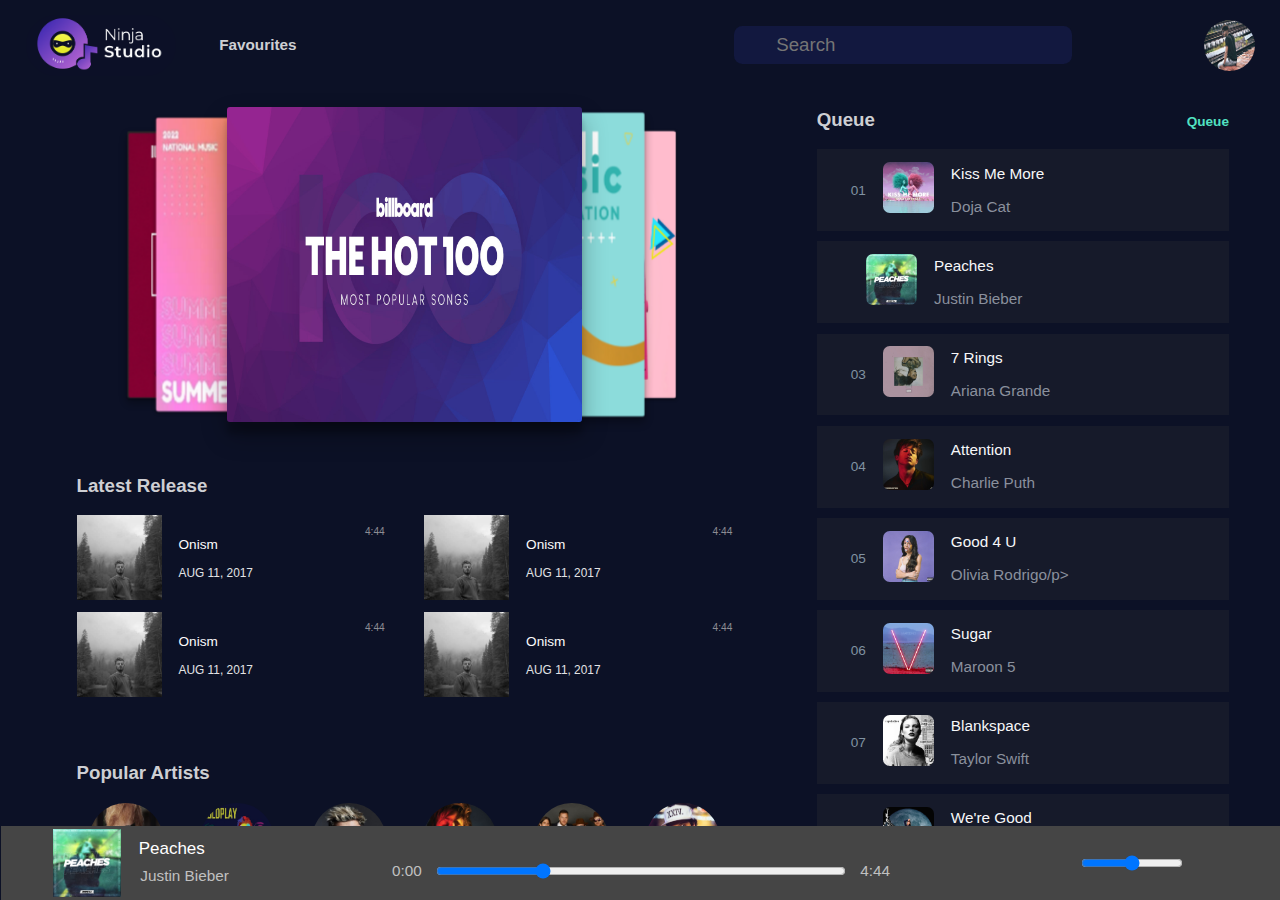
<file: index.html>
<!-- The Following code is written by Anand Khandel (https://github.com/ezio-24) -->

<!DOCTYPE html>
<html>

<head>
    <title>Ninja Studio - Music Player</title>
    <meta content="" name="Ninja Studio's Music Player is a modern, classic and easy to use Web Music Player with interactive UI" />
    <meta name="description" content="Ninja Studio's Music Player is a modern, classic and easy to use Web Music Player with interactive UI" />
    <meta name="keywords" content="Ninja, Studio, NinjaStudio, Music, Player" />
	
    <meta property="og:title" content="Ninja Studio - Music Player" />
    <meta property="og:description" content="Ninja Studio's Music Player is a modern, classic and easy to use Web Music Player with interactive UI" />
    <meta property="og:locale" content="en_IN" />
    <meta
      property="og:image"
      content="/logo.png"
    />
	
    <meta name="twitter:title" content="Ninja Studio - Music Player" />
    <meta name="twitter:description" content="Ninja Studio's Music Player is a modern, classic and easy to use Web Music Player with interactive UI" />
    <meta
      name="twitter:image"
      content="/logo.png"
    />

    <meta charset="UTF-8">
    <!-- set viewport meta property -->
    <meta name="viewport" content="Width=device-width, initial-scale=1.0">

    <!-- linking the css file -->
    <link rel="stylesheet" href="assets/css/style.css">

    <!-- use the below to use font-awesome icons -->
    <link rel="stylesheet" href="https://use.fontawesome.com/releases/v5.15.3/css/all.css" integrity="sha384-SZXxX4whJ79/gErwcOYf+zWLeJdY/qpuqC4cAa9rOGUstPomtqpuNWT9wdPEn2fk" crossorigin="anonymous">
</head>

<body>
    <div class="main-container">
        <header class="header">
            <div class="logo">
                <img src="logo.png" />
                <p class="fav">Favourites</p>
            </div>
            <div class="searchbox-container">
                <div class="search-box">
                    <i class="fas fa-search"></i>
                    <input type="text" placeholder="Search" />
                    <i class="fas fa-microphone"></i>
                </div>
                <i class="fas bell fa-bell"></i>
                <img class="profile-photo" src="assets/images/profilepic.jpg" />
            </div>
        </header>

        <div class="for-responsiveness">
            <main>
                <div class="carousel">
                <div id="slider">
                    <input type="radio" name="slider" id="s1" checked>
                    <input type="radio" name="slider" id="s2">
                    <input type="radio" name="slider" id="s3">
                    <input type="radio" name="slider" id="s4">
                    <input type="radio" name="slider" id="s5">
            
                    <label for="s1" id="slide1"><img src="assets/carousel/img1.jpg" alt=""></label>
                    <label for="s2" id="slide2"><img src="assets/carousel/img2.jpg" alt=""></label>
                    <label for="s3" id="slide3"><img src="assets/carousel/img3.jpg" alt=""></label>
                    <label for="s4" id="slide4"><img src="assets/carousel/img4.webp" alt=""></label>
                    <label for="s5" id="slide5"><img src="assets/carousel/img5.png" alt=""></label>
                </div>
            </div>

                <div id="queue-1" class="queue-container">
                    <div class="queue-header">
                        <p>Queue</p>
                        <div class="queue-btn-container">

                            <!-- here label is acting as a button for dropdown effect -->
                            <label for="mycheckbox">Queue <span><i class="fas fa-angle-down"></i></span></label>
                            <input type="checkbox" id="mycheckbox">
                            <div class="queue-btn-dropdown">
                                <a href="">Playlists</a>
                                <hr>
                                <a href="">Favourite Songs</a>
                            </div>
                        </div>
                    </div>

                    <div class="queue-elements-container">
                        <div class="queue-element">
                            <div class="song-image-container">
                                <p class="queue-number">01</p>
                                <div class="image-container">
                                    <img class="queue-song-img" src="assets/queue/kissmemore.jpg" />
                                    <i class="fas play-btn fa-play"></i>
                                </div>
                                <div class="song-and-artist-container">
                                    <p class="queue-song-name">Kiss Me More</p>
                                    <p class="queue-artist-name">Doja Cat</p>
                                </div>
                            </div>

                            <span class="nav-link">
                                <button><i class="far wishlist-icon fa-heart"></i></button>
                            </span>
                        </div>
                        <div class="queue-element">
                            <div class="song-image-container">
                                <i class="fas currently-on-song fa-stream"></i>
                                
                                <!-- <img src="assets/css/Free_Download_Cool_Audio_Reacting_Spectrum_After_Effects_CC.mp4"> -->
                                <div class="image-container">

                                    <img class="queue-song-img" src="assets/queue/peaches.jpg" />
                                
                                    <i class="fas play-btn fa-play"></i>
                                </div>
                                <div class="song-and-artist-container">
                                    <p class="queue-song-name">Peaches</p>
                                    <p class="queue-artist-name">Justin Bieber</p>
                                </div>
                            </div>

                            <span class="nav-link">
                                <button><i class="far wishlist-icon fa-heart"></i></button>
                            </span>
                        </div>
                        <div class="queue-element">
                            <div class="song-image-container">
                                <p class="queue-number">03</p>
                                <div class="image-container">
                                    <img class="queue-song-img" src="assets/queue/7rings.jpg" />
                                    <i class="fas play-btn fa-play"></i>
                                </div>
                                <div class="song-and-artist-container">
                                    <p class="queue-song-name">7 Rings</p>
                                    <p class="queue-artist-name">Ariana Grande</p>
                                </div>
                            </div>

                            <span class="nav-link">
                                <button><i class="far wishlist-icon fa-heart"></i></button>
                            </span>
                        </div>
                        <div class="queue-element">
                            <div class="song-image-container">
                                <p class="queue-number">04</p>
                                <div class="image-container">
                                    <img class="queue-song-img" src="assets/queue/attention.jpg" />
                                    <i class="fas play-btn fa-play"></i>
                                </div>
                                <div class="song-and-artist-container">
                                    <p class="queue-song-name">Attention</p>
                                    <p class="queue-artist-name">Charlie Puth</p>
                                </div>
                            </div>

                            <span class="nav-link">
                                <button><i class="far wishlist-icon fa-heart"></i></button>
                            </span>
                        </div>
                        <div class="queue-element">
                            <div class="song-image-container">
                                <p class="queue-number">05</p>
                                <div class="image-container">
                                    <img class="queue-song-img" src="assets/queue/good4u.jpg" />
                                    <i class="fas play-btn fa-play"></i>
                                </div>
                                <div class="song-and-artist-container">
                                    <p class="queue-song-name">Good 4 U</p>
                                    <p class="queue-artist-name">Olivia Rodrigo/p>
                                </div>
                            </div>

                            <span class="nav-link">
                                <button><i class="far wishlist-icon fa-heart"></i></button>
                            </span>
                        </div>
                        <div class="queue-element">
                            <div class="song-image-container">
                                <p class="queue-number">06</p>
                                <div class="image-container">
                                    <img class="queue-song-img" src="assets/queue/sugar.jpg" />
                                    <i class="fas play-btn fa-play"></i>
                                </div>
                                <div class="song-and-artist-container">
                                    <p class="queue-song-name">Sugar</p>
                                    <p class="queue-artist-name">Maroon 5</p>
                                </div>
                            </div>

                            <span class="nav-link">
                                <button><i class="far wishlist-icon fa-heart"></i></button>
                            </span>
                        </div>
                        <div class="queue-element">
                            <div class="song-image-container">
                                <p class="queue-number">07</p>
                                <div class="image-container">
                                    <img class="queue-song-img" src="assets/queue/taylorswift.jpg" />
                                    <i class="fas play-btn fa-play"></i>
                                </div>
                                <div class="song-and-artist-container">
                                    <p class="queue-song-name">Blankspace</p>
                                    <p class="queue-artist-name">Taylor Swift</p>
                                </div>
                            </div>

                            <span class="nav-link">
                                <button><i class="far wishlist-icon fa-heart"></i></button>
                            </span>
                        </div>
                        <div class="queue-element">
                            <div class="song-image-container">
                                <p class="queue-number">08</p>
                                <div class="image-container">
                                    <img class="queue-song-img" src="assets/queue/we'regood.jpg" />
                                    <i class="fas play-btn fa-play"></i>
                                </div>
                                <div class="song-and-artist-container">
                                    <p class="queue-song-name">We're Good</p>
                                    <p class="queue-artist-name">Dua Lipa</p>
                                </div>
                            </div>

                            <span class="nav-link">
                                <button><i class="far wishlist-icon fa-heart"></i></button>
                            </span>
                        </div>
                        <div class="queue-element">
                            <div class="song-image-container">
                                <p class="queue-number">09</p>
                                <div class="image-container">
                                    <img class="queue-song-img" src="assets/queue/shapeofyou.jpg" />
                                    <i class="fas play-btn fa-play"></i>
                                </div>
                                <div class="song-and-artist-container">
                                    <p class="queue-song-name">Shape Of You</p>
                                    <p class="queue-artist-name">Ed Sheeran</p>
                                </div>
                            </div>

                            <span class="nav-link">
                                <button><i class="far wishlist-icon fa-heart"></i></button>
                            </span>
                        </div>
                        <div class="queue-element">
                            <div class="song-image-container">
                                <p class="queue-number">10</p>
                                <div class="image-container">
                                    <img class="queue-song-img" src="assets/queue/cheapthrills.jpg" />
                                    <i class="fas play-btn fa-play"></i>
                                </div>
                                <div class="song-and-artist-container">
                                    <p class="queue-song-name">Cheap Thrills</p>
                                    <p class="queue-artist-name">Sia</p>
                                </div>
                            </div>

                            <span class="nav-link">
                                <button><i class="far wishlist-icon fa-heart"></i></button>
                            </span>
                        </div>
                        <div class="queue-element">
                            <div class="song-image-container">
                                <p class="queue-number">11</p>
                                <div class="image-container">
                                    <img class="queue-song-img" src="assets/queue/roar.jpg" />
                                    <i class="fas play-btn fa-play"></i>
                                </div>
                                <div class="song-and-artist-container">
                                    <p class="queue-song-name">Roar</p>
                                    <p class="queue-artist-name">Katy Perry</p>
                                </div>
                            </div>

                            <span class="nav-link">
                                <button><i class="far wishlist-icon fa-heart"></i></button>
                            </span>
                        </div>
                        <div class="queue-element">
                            <div class="song-image-container">
                                <p class="queue-number">12</p>
                                <div class="image-container">
                                    <img class="queue-song-img" src="assets/queue/starboy.jpg" />
                                    <i class="fas play-btn fa-play"></i>
                                </div>
                                <div class="song-and-artist-container">
                                    <p class="queue-song-name">Starboy</p>
                                    <p class="queue-artist-name">The Weeknd</p>
                                </div>
                            </div>

                            <span class="nav-link">
                                <button><i class="far wishlist-icon fa-heart"></i></button>
                            </span>
                        </div>
                    </div>
                </div>

                <div class="latest-release-container">
                    <div class="latest-release-header">
                        <p>Latest Release</p>
                    </div>
                    <div class="latest-release-cards-container">
                        <div class="latest-release-card">
                            <div class="song-name-and-img-container">
                                <div class="latest-release-img-container">
                                    <label for="play-btn-checkbox1"><i class="fas latest-release-play-btn fa-play play-1"></i><i class="latest-release-pause-btn fas fa-pause pause-1"></i></label>
                                </div>
                                <div>
                                    <p class="song-name">Onism</p>
                                    <p class="date">AUG 11, 2017</p>
                                </div>
                            </div>

                            <div class="latest-release-dropdown-container">
                                <label for="latest-release-checkbox1"><i class="fas more-details fa-ellipsis-h"></i></label>
                                <input type="checkbox" id="latest-release-checkbox1">
                                <div class="latest-release-dropdown">

                                    <div class="links-container">
                                        <i class="fas fa-play"></i>
                                        <a href="">Play Now</a>
                                    </div>

                                    <hr>

                                    <div class="links-container">
                                        <i class="fas fa-plus"></i>
                                        <a href="">Add To Queue</a>
                                    </div>

                                    <hr>

                                    <div class="links-container">
                                        <i class="fas fa-bars"></i>
                                        <a href="">Add To Favourites</a>
                                    </div>

                                    <hr>

                                    <div class="links-container">
                                        <i class="fas fa-exclamation-circle"></i>
                                        <a href=""><span></span>Get Info</a>
                                    </div>

                                </div>
                                <p class="time">4:44</p>
                            </div>

                        </div>
                        <div class="latest-release-card">
                            <div class="song-name-and-img-container">
                                <div class="latest-release-img-container">
                                    <label for="play-btn-checkbox2"><i class="fas latest-release-play-btn fa-play play-2"></i><i class="latest-release-pause-btn fas fa-pause pause-2"></i></label>
                                </div>
                                <div>
                                    <p class="song-name">Onism</p>
                                    <p class="date">AUG 11, 2017</p>
                                </div>
                            </div>

                            <div class="latest-release-dropdown-container">
                                <label for="latest-release-checkbox2"><i class="fas more-details fa-ellipsis-h"></i></label>
                                <input type="checkbox" id="latest-release-checkbox2">
                                <div class="latest-release-dropdown">

                                    <div class="links-container">
                                        <i class="fas fa-play"></i>
                                        <a href="">Play Now</a>
                                    </div>

                                    <hr>

                                    <div class="links-container">
                                        <i class="fas fa-plus"></i>
                                        <a href="">Add To Queue</a>
                                    </div>

                                    <hr>

                                    <div class="links-container">
                                        <i class="fas fa-bars"></i>
                                        <a href="">Add To Favourites</a>
                                    </div>

                                    <hr>

                                    <div class="links-container">
                                        <i class="fas fa-exclamation-circle"></i>
                                        <a href=""><span></span>Get Info</a>
                                    </div>

                                </div>
                                <p class="time">4:44</p>
                            </div>

                        </div>
                    </div>
                    <div class="latest-release-cards-container">
                        <div class="latest-release-card">
                            <div class="song-name-and-img-container">
                                <div class="latest-release-img-container">
                                    <label for="play-btn-checkbox3"><i class="fas latest-release-play-btn fa-play play-3"></i><i class="latest-release-pause-btn fas fa-pause pause-3"></i></label>
                                </div>
                                <div>
                                    <p class="song-name">Onism</p>
                                    <p class="date">AUG 11, 2017</p>
                                </div>
                            </div>

                            <div class="latest-release-dropdown-container">
                                <label for="latest-release-checkbox3"><i class="fas more-details fa-ellipsis-h"></i></label>
                                <input type="checkbox" id="latest-release-checkbox3">
                                <div class="latest-release-dropdown">

                                    <div class="links-container">
                                        <i class="fas fa-play"></i>
                                        <a href="">Play Now</a>
                                    </div>

                                    <hr>

                                    <div class="links-container">
                                        <i class="fas fa-plus"></i>
                                        <a href="">Add To Queue</a>
                                    </div>

                                    <hr>

                                    <div class="links-container">
                                        <i class="fas fa-bars"></i>
                                        <a href="">Add To Favourites</a>
                                    </div>

                                    <hr>

                                    <div class="links-container">
                                        <i class="fas fa-exclamation-circle"></i>
                                        <a href=""><span></span>Get Info</a>
                                    </div>

                                </div>
                                <p class="time">4:44</p>
                            </div>

                        </div>
                        <div class="latest-release-card">
                            <div class="song-name-and-img-container">
                                <div class="latest-release-img-container">
                                    <label for="play-btn-checkbox4"><i class="fas latest-release-play-btn fa-play play-4"></i><i class="latest-release-pause-btn fas fa-pause pause-4"></i></label>
                                </div>
                                <div>
                                    <p class="song-name">Onism</p>
                                    <p class="date">AUG 11, 2017</p>
                                </div>
                            </div>

                            <div class="latest-release-dropdown-container">
                                <label for="latest-release-checkbox4"><i class="fas more-details fa-ellipsis-h"></i></label>
                                <input type="checkbox" id="latest-release-checkbox4">
                                <div class="latest-release-dropdown">

                                    <div class="links-container">
                                        <i class="fas fa-play"></i>
                                        <a href="">Play Now</a>
                                    </div>

                                    <hr>

                                    <div class="links-container">
                                        <i class="fas fa-plus"></i>
                                        <a href="">Add To Queue</a>
                                    </div>

                                    <hr>

                                    <div class="links-container">
                                        <i class="fas fa-bars"></i>
                                        <a href="">Add To Favourites</a>
                                    </div>

                                    <hr>

                                    <div class="links-container">
                                        <i class="fas fa-exclamation-circle"></i>
                                        <a href=""><span></span>Get Info</a>
                                    </div>

                                </div>
                                <p class="time">4:44</p>
                            </div>

                        </div>
                    </div>
                </div>

                <div class="popular-artists-container">
                    <div class="popular-artists-header">
                        <p>Popular Artists</p>
                    </div>
                    <div class="popular-artists-img-container">
                        <div class="popular-artists-1-container">
                            <div class="popular-artists-img1-container">
                                <div class="popular-artists">
                                    <a href="index2.html"><i class="fas popular-artists-play-btn fa-play"></i></a>
                                </div>
                            </div>

                            <p>Ed Sheeran</p>
                        </div>
                        <div class="popular-artists-1-container">
                            <div class="popular-artists-img1-container">
                                <div class="popular-artists popular-artists-2">
                                    <a href="index2.html"><i class="fas popular-artists-play-btn fa-play"></i></a>
                                </div>
                            </div>

                            <p>ColdPlay</p>
                        </div>
                        <div class="popular-artists-1-container">
                            <div class="popular-artists-img1-container">
                                <div class="popular-artists popular-artists-3">
                                    <a href="index2.html"><i class="fas popular-artists-play-btn fa-play"></i></a>
                                </div>
                            </div>

                            <p>Zayn</p>
                        </div>
                        <div class="popular-artists-1-container">
                            <div class="popular-artists-img1-container">
                                <div class="popular-artists popular-artists-4">
                                    <a href="index2.html"><i class="fas popular-artists-play-btn fa-play"></i></a>
                                </div>
                            </div>

                            <p>Charlie Puth</p>
                        </div>
                        <div class="popular-artists-1-container">
                            <div class="popular-artists-img1-container">
                                <div class="popular-artists popular-artists-5">
                                    <a href="index2.html"><i class="fas popular-artists-play-btn fa-play"></i></a>
                                </div>
                            </div>

                            <p>Imagine Dragon</p>
                        </div>
                        <div class="popular-artists-1-container">
                            <div class="popular-artists-img1-container">
                                <div class="popular-artists popular-artists-6">
                                    <a href="index2.html"><i class="fas popular-artists-play-btn fa-play"></i></a>
                                </div>
                            </div>

                            <p>Bruno Mars</p>
                        </div>
                    </div>
                </div>

                <div class="stations-container">
                    <div class="stations-logo-container">
                        <div class="stations-logo-img-container">

                        </div>
                    </div>

                    <div class="stations-img-container">
                        <div class="stations-img">
                            <!-- <div class="station-1"> -->
                            <div class="img-1">

                            </div>
                            <!-- <p>Love</p>
                  </div> -->
                        </div>
                        <p class="stations-para">Love</p>
                    </div>

                    <div class="stations-img-container">
                        <div class="stations-img">
                            <!-- <div class="station-1"> -->
                            <div class="img-1 img-2">

                            </div>
                            <!-- <p>Love</p>
                  </div> -->
                        </div>
                        <p class="stations-para">Retro</p>
                    </div>

                    <div class="stations-img-container">
                        <div class="stations-img">
                            <!-- <div class="station-1"> -->
                            <div class="img-1 img-3">

                            </div>
                            <!-- <p>Love</p>
              </div> -->
                        </div>
                        <p class="stations-para">Chill</p>
                    </div>

                    <div class="stations-img-container">
                        <div class="stations-img">
                            <!-- <div class="station-1"> -->
                            <div class="img-1 img-4">

                            </div>
                            <!-- <p>Love</p>
              </div> -->
                        </div>
                        <p class="stations-para">Workout</p>
                    </div>

                    <div class="stations-img-container">
                        <div class="stations-img">
                            <!-- <div class="station-1"> -->
                            <div class="img-1 img-5">

                            </div>
                            <!-- <p>Love</p> -->
                            <!-- </div> -->
                        </div>
                        <p class="stations-para">Rock</p>
                    </div>

                    <div class="stations-img-container">
                        <div class="stations-img">
                            <!-- <div class="station-1"> -->
                            <div class="img-1 img-6">

                            </div>
                            <!-- <p>Love</p>
              </div> -->
                        </div>
                        <p class="stations-para">Pop</p>
                    </div>
                </div>

                <div class="genre-container">
                    <div class="genre-img-container">
                        <p>Party</p>
                    </div>

                    <div class="genre-img-container genre-img-2">
                        <p>Electronic</p>
                    </div>

                    <div class="genre-img-container genre-img-3">
                        <p>Road Trip</p>
                    </div>
                </div>

                <div class="latest-english-container">
                    <div class="latest-english-header">
                        <p>Latest English</p>
                    </div>

                    <div class="latest-english-content">
                        <div class="latest-english-card-container">
                            <img src="songs/queue-04.jpg" />
                            <p>Onism</p>
                            <p>AUG 11, 2017</p>
                        </div>
                        <div class="latest-english-card-container">
                            <img src="songs/queue-05.jpg" />
                            <p>Onism</p>
                            <p>AUG 11, 2017</p>
                        </div>
                        <div class="latest-english-card-container">
                            <img src="songs/queue-02.jpg" />
                            <p>Onism</p>
                            <p>AUG 11, 2017</p>
                        </div>
                        <div class="latest-english-card-container">
                            <img src="songs/queue-03.png" />
                            <p>Onism</p>
                            <p>AUG 11, 2017</p>
                        </div>
                        <div class="latest-english-card-container">
                            <img src="songs/queue-04.jpg" />
                            <p>Onism</p>
                            <p>AUG 11, 2017</p>
                        </div>
                        <div class="latest-english-card-container">
                            <img src="songs/queue-03.png" />
                            <p>Onism</p>
                            <p>AUG 11, 2017</p>
                        </div>
                    </div>
                </div>
                <!-- Latest English Container -->
                <div class="latest-english-container">
                    <div class="latest-english-header">
                        <p>Latest Hindi</p>
                    </div>

                    <div class="latest-english-content">
                        <div class="latest-english-card-container">
                            <img src="songs/queue-04.jpg" />
                            <p>Onism</p>
                            <p>AUG 11, 2017</p>
                        </div>
                        <div class="latest-english-card-container">
                            <img src="songs/queue-05.jpg" />
                            <p>Onism</p>
                            <p>AUG 11, 2017</p>
                        </div>
                        <div class="latest-english-card-container">
                            <img src="songs/queue-02.jpg" />
                            <p>Onism</p>
                            <p>AUG 11, 2017</p>
                        </div>
                        <div class="latest-english-card-container">
                            <img src="songs/queue-03.png" />
                            <p>Onism</p>
                            <p>AUG 11, 2017</p>
                        </div>
                        <div class="latest-english-card-container">
                            <img src="songs/queue-04.jpg" />
                            <p>Onism</p>
                            <p>AUG 11, 2017</p>
                        </div>
                        <div class="latest-english-card-container">
                            <img src="songs/queue-03.png" />
                            <p>Onism</p>
                            <p>AUG 11, 2017</p>
                        </div>
                    </div>
                </div>
            </main>

            <div id="queue-2" class="queue-container">
                <div class="queue-header">
                    <p>Queue</p>
                    <div class="queue-btn-container">

                        <!-- here label is acting as a button for dropdown effect -->
                        <label for="mycheckbox">Queue <span><i class="fas fa-angle-down"></i></span></label>
                        <input type="checkbox" id="mycheckbox">
                        <div class="queue-btn-dropdown">
                            <a href="">Playlists</a>
                            <hr>
                            <a href="">Favourite Songs</a>
                        </div>
                    </div>
                </div>

                <div class="queue-elements-container">
                    <div class="queue-element">
                        <div class="song-image-container">
                            <p class="queue-number">01</p>
                            <div class="image-container">
                                <img class="queue-song-img" src="assets/queue/kissmemore.jpg" />
                                <i class="fas play-btn fa-play"></i>
                            </div>
                            <div class="song-and-artist-container">
                                <p class="queue-song-name">Kiss Me More</p>
                                <p class="queue-artist-name">Doja Cat</p>
                            </div>
                        </div>
                        <span class="nav-link">
                            <button><button><i class="far wishlist-icon fa-heart"></i></button></button>                        
                        </span>
                    </div>
                    <div class="queue-element">
                        <div class="song-image-container">
                            <i class="fas currently-on-song fa-stream"></i>
                            <div class="image-container">
                                
                                <img class="queue-song-img" src="assets/queue/peaches.jpg" />
                                <i class="fas play-btn fa-play"></i>
                            </div>
                            <div class="song-and-artist-container">
                                <p class="queue-song-name">Peaches</p>
                                <p class="queue-artist-name">Justin Bieber</p>
                            </div>
                        </div>
                        <span class="nav-link">
                            <button><i class="far wishlist-icon fa-heart"></i></button>
                        </span>
                    </div>
                    <div class="queue-element">
                        <div class="song-image-container">
                            <p class="queue-number">03</p>
                            <div class="image-container">
                                <img class="queue-song-img" src="assets/queue/7rings.jpg" />
                                <i class="fas play-btn fa-play"></i>
                            </div>
                            <div class="song-and-artist-container">
                                <p class="queue-song-name">7 Rings</p>
                                <p class="queue-artist-name">Ariana Grande</p>
                            </div>
                        </div>
                        <span class="nav-link">
                            <button><i class="far wishlist-icon fa-heart"></i></button>
                        </span>
                    </div>
                    <div class="queue-element">
                        <div class="song-image-container">
                            <p class="queue-number">04</p>
                            <div class="image-container">
                                <img class="queue-song-img" src="assets/queue/attention.jpg" />
                                <i class="fas play-btn fa-play"></i>
                            </div>
                            <div class="song-and-artist-container">
                                <p class="queue-song-name">Attention</p>
                                <p class="queue-artist-name">Charlie Puth</p>
                            </div>
                        </div>
                        <span class="nav-link">
                            <button><i class="far wishlist-icon fa-heart"></i></button>
                        </span>

                    </div>
                    <div class="queue-element">
                        <div class="song-image-container">
                            <p class="queue-number">05</p>
                            <div class="image-container">
                                <img class="queue-song-img" src="assets/queue/good4u.jpg" />
                                <i class="fas play-btn fa-play"></i>
                            </div>
                            <div class="song-and-artist-container">
                                <p class="queue-song-name">Good 4 U</p>
                                <p class="queue-artist-name">Olivia Rodrigo/p>
                            </div>
                        </div>
                        <span class="nav-link">
                            <button><i class="far wishlist-icon fa-heart"></i></button>
                        </span>
                    </div>
                    <div class="queue-element">
                        <div class="song-image-container">
                            <p class="queue-number">06</p>
                            <div class="image-container">
                                <img class="queue-song-img" src="assets/queue/sugar.jpg" />
                                <i class="fas play-btn fa-play"></i>
                            </div>
                            <div class="song-and-artist-container">
                                <p class="queue-song-name">Sugar</p>
                                <p class="queue-artist-name">Maroon 5</p>
                            </div>
                        </div>
                        <span class="nav-link">
                            <button><i class="far wishlist-icon fa-heart"></i></button>
                        </span>
                    </div>
                    <div class="queue-element">
                        <div class="song-image-container">
                            <p class="queue-number">07</p>
                            <div class="image-container">
                                <img class="queue-song-img" src="assets/queue/taylorswift.jpg" />
                                <i class="fas play-btn fa-play"></i>
                            </div>
                            <div class="song-and-artist-container">
                                <p class="queue-song-name">Blankspace</p>
                                <p class="queue-artist-name">Taylor Swift</p>
                            </div>
                        </div>
                        <span class="nav-link">
                            <button><i class="far wishlist-icon fa-heart"></i></button>
                        </span>
                    </div>
                    <div class="queue-element">
                        <div class="song-image-container">
                            <p class="queue-number">08</p>
                            <div class="image-container">
                                <img class="queue-song-img" src="assets/queue/we'regood.jpg" />
                                <i class="fas play-btn fa-play"></i>
                            </div>
                            <div class="song-and-artist-container">
                                <p class="queue-song-name">We're Good</p>
                                <p class="queue-artist-name">Dua Lipa</p>
                            </div>
                        </div>
                        <span class="nav-link">
                            <button><i class="far wishlist-icon fa-heart"></i></button>
                        </span>
                    </div>
                    <div class="queue-element">
                        <div class="song-image-container">
                            <p class="queue-number">09</p>
                            <div class="image-container">
                                <img class="queue-song-img" src="assets/queue/shapeofyou.jpg" />
                                <i class="fas play-btn fa-play"></i>
                            </div>
                            <div class="song-and-artist-container">
                                <p class="queue-song-name">Shape Of You</p>
                                <p class="queue-artist-name">Ed Sheeran</p>
                            </div>
                        </div>
                        <span class="nav-link">
                            <button><i class="far wishlist-icon fa-heart"></i></button>
                        </span>
                    </div>
                    <div class="queue-element">
                        <div class="song-image-container">
                            <p class="queue-number">10</p>
                            <div class="image-container">
                                <img class="queue-song-img" src="assets/queue/cheapthrills.jpg" />
                                <i class="fas play-btn fa-play"></i>
                            </div>
                            <div class="song-and-artist-container">
                                <p class="queue-song-name">Cheap Thrills</p>
                                <p class="queue-artist-name">Sia</p>
                            </div>
                        </div>
                        <span class="nav-link">
                            <button><i class="far wishlist-icon fa-heart"></i></button>
                        </span>
                    </div>
                    <div class="queue-element">
                        <div class="song-image-container">
                            <p class="queue-number">11</p>
                            <div class="image-container">
                                <img class="queue-song-img" src="assets/queue/roar.jpg" />
                                <i class="fas play-btn fa-play"></i>
                            </div>
                            <div class="song-and-artist-container">
                                <p class="queue-song-name">Roar</p>
                                <p class="queue-artist-name">Katy Perry</p>
                            </div>
                        </div>
                        <span class="nav-link">
                            <button><i class="far wishlist-icon fa-heart"></i></button>
                        </span>
                    </div>
                    <div class="queue-element">
                        <div class="song-image-container">
                            <p class="queue-number">12</p>
                            <div class="image-container">
                                <img class="queue-song-img" src="assets/queue/starboy.jpg" />
                                <i class="fas play-btn fa-play"></i>
                            </div>
                            <div class="song-and-artist-container">
                                <p class="queue-song-name">Starboy</p>
                                <p class="queue-artist-name">The Weeknd</p>
                            </div>
                        </div>
                        <span class="nav-link">
                            <button><i class="far wishlist-icon fa-heart"></i></button>
                        </span>
                    </div>
                </div>
            </div>
        <footer>
            <!-- Song Thumnail, Title, Singer -->
            <div id="footer-song-info">
                <div id="footer-song-image"></div>
                <div id="footer-song-name">
                    <span style="color:white">Peaches</span>
                    <span class="subtitle">Justin Bieber</span>
                </div>
                <div>
                    <span class="nav-link">
	                    <i class="far fa-heart subtitle"></i>
	                </span>
                    <span class="nav-link">
	                    <i class="fas fa-ban subtitle"></i>
	                </span>
                </div>
            </div>

            <!-- Contains Player Controls: Play, Pause, Next, Previous, Shuffle and Repeat with Slider -->
            <div id="player">

                <div id="player-control">
                    <div><i class="fas fa-random" style="color:white;"></i></div>
                    <div><i class="fas fa-step-backward" style="color:white;"></i></div>
                    <div><i class="far fa-pause-circle" style="font-size: 2rem; color:white;"></i></div>
                    <div><i class="fas fa-step-forward" style="color:white;"></i></div>
                    <div><i class="fas fa-redo" style="color:white;"></i></div>
                </div>

                <div id="player-slider-container">
                    <div class="subtitle">
                        0:00
                    </div>

                    <input type="range" min="0" max="100" value="25">

                    <div class="subtitle">
                        4:44
                    </div>
                </div>
            </div>

            <!-- Volume buttom, Expand button -->
            <div class="player-extras">
                <div>
                    <i class="fas fa-list-ul" style="color:white;"></i>
                </div>
                <div>
                    <i class="fas fa-laptop" style="color:white;"></i>
                </div>

                <div class="volume-container" style="color:white;">
                    <span><i class="fas fa-volume-up"></i></span>
                    <input type="range" min="0" max="100" value="50" class="slider" id="volume-slider">
                </div>
                <div><i class="fas fa-expand" style="color:white;"></i></div>
            </div>

        </footer>
    </div>
</body>

</html>
</file>
<file: assets/css/style.css>
/* The Following code is written by Anand Khandel (https://github.com/ezio-24) */
/* set size of root element */

html {
    font-size: 7px;
}


/* set border-box style for all elements of webpage */

* {
    box-sizing: border-box;
    font-family: Arial, Helvetica, sans-serif;
}


/* set margin of body element as 0 (because there is some margin by default) */

body {
    margin: 0;
}

.main-container {
    height: 100vh;
    background-color: #0C1126;
    overflow-y: auto;
}


/* header */

.header {
    height: 10vh;
    padding: 1.5rem;
    display: flex;
    justify-content: space-between;
    align-items: center;
}

.logo {
    display: flex;
    justify-content: flex-start;
    align-items: center;
    width: 18%;
}

.logo img {
    width: auto;
    height: 61px;
    border-radius: 2.5rem;
    margin-right: 0.8rem;
    max-height: 6rem;
    max-width: 18rem;
}

.fav {
    color: #CECFD3;
    font-size: 0.9rem;
    font-weight: 600;
    margin-left: 30px;
}

.searchbox-container {
    display: flex;
    justify-content: flex-end;
    align-items: center;
    width: 55%;
}

.search-box {
    padding: 0.5rem;
    padding-left: 0.5rem;
    padding-right: 0.5rem;
    background-color: #12183F;
    border-radius: 0.5rem;
    display: flex;
    align-items: center;
    justify-content: space-between;
    width: 50%;
    margin-right: 4rem;
}

.search-box input {
    font-size: 1.1rem;
    padding: 0.6rem;
    padding-left: 0.1rem;
    background-color: transparent;
    width: 80%;
    height: 0.7rem;
    border: 0;
    margin-left: 0.3rem;
    margin-right: 0.3rem;
    color: white;
}

.search-box input:focus {
    outline: none;
}

.search-box i {
    color: white;
    /* font-size: 2rem; */
}

.profile-photo {
    width: 3rem;
    height: 3rem;
    border-radius: 1.5rem;
    margin-left: 0.8rem;
}

.bell {
    color: #E7E7E6;
    margin-right: 50px;
}


/* content */

main {
    display: flex;
    flex-direction: column;
    justify-content: flex-start;
    align-items: center;
    height: 90vh;
    overflow-y: auto;
    padding: 1.5rem;
    padding-top: 1rem;
    padding-bottom: 0rem;
}


.nav-link a{
    padding: 8px 8px 8px 32px;
    text-decoration: none;
    font-size: 13px;
    color: #fff;
    display: block;
    transition: 0.3s;
}
.nav-link .active{
    color:#1dd65f;
}
.nav-text{
    padding-left: 18px;
}

.nav-link button {
    background: none;
    border: 0px;
    padding: 0px;
    font-size: 17px;
    line-height: 1;
    outline: none;
}

.nav-link button:hover {
    cursor: pointer;
}

.nav-link button:focus i {
    color:#1dd65f;
    -webkit-animation: nextarrow 1s infinite;
    -moz-animation: nextarrow 1s infinite;
    -o-animation: nextarrow 1s infinite;
    animation: nextarrow 1s infinite;
}

.nav-link:hover a span{
    padding-left: 30px;
    transition: all 0.5s ease;
    color:#1dd65f;
}
.nav-link:hover i{
    color:#1dd65f;
    -webkit-animation: nextarrow 1s infinite;
    -moz-animation: nextarrow 1s infinite;
    -o-animation: nextarrow 1s infinite;
    animation: nextarrow 1s infinite;
}
@keyframes nextarrow {
    0% {
      transform: scale(1, 1);
    }
    50% {
      transform: scale(1.5, 1.5);
    }
    100% {
      transform: scale(1, 1);
    }
}


/* carousel */

.carousel{
        width: 100%;
        justify-content: center;
        align-items: center;
        margin-bottom: 2rem;
        display: flex;
    }
/* css of the 3d carousel */

#slider {
    float: left;
    position: static;
    width: 75%;
    height: 35vh;
    margin: 0px 150px;
    font-family: 'Helvetica Neue', sans-serif;
    perspective: 1400px;
    transform-style: preserve-3d;
    display: flex;
}

#slider label,
#slider label img {
  position: absolute;
  width: 100%;
  height: 100%;
  left: 0;
  top: 0;
  color: white;
  font-size: 70px;
  font-weight: bold;
  border-radius: 3px;
  cursor: pointer;
  display: flex;
  align-items: center;
  justify-content: center;
  transition: transform 400ms ease;

}

input[type=radio] {
    position: relative;
    top: 108%;
    left: 50%;
    width: 18px;
    height: 18px;
    margin: 0 15px 0 0;
    opacity: 0.4;
    transform: translateX(-83px);
    cursor: pointer;
    display: none;
  }
  
  
  input[type=radio]:nth-child(5) {
    margin-right: 0px;
  }
  
  input[type=radio]:checked {
    opacity: 1;
  }
  

  #s1:checked ~ #slide1,
  #s2:checked ~ #slide2,
   #s3:checked ~ #slide3,
    #s4:checked ~ #slide4,
     #s5:checked ~ #slide5 {
   box-shadow: 0 13px 26px rgba(0,0,0, 0.3), 0 12px 6px rgba(0,0,0, 0.2);
   transform: translate3d(0%, 0, 0px);
 }
 
 #s1:checked ~ #slide2,
  #s2:checked ~ #slide3,
   #s3:checked ~ #slide4,
    #s4:checked ~ #slide5,
     #s5:checked ~ #slide1 {
   box-shadow: 0 6px 10px rgba(0,0,0, 0.3), 0 2px 2px rgba(0,0,0, 0.2);
   transform: translate3d(20%, 0, -50px);
 }
 
 #s1:checked ~ #slide3,
  #s2:checked ~ #slide4,
   #s3:checked ~ #slide5,
    #s4:checked ~ #slide1,
     #s5:checked ~ #slide2 {
   box-shadow: 0 1px 4px rgba(0,0,0, 0.4);
   transform: translate3d(40%, 0, -250px);
 }
 
 #s1:checked ~ #slide5,
  #s2:checked ~ #slide1,
   #s3:checked ~ #slide2,
    #s4:checked ~ #slide3,
     #s5:checked ~ #slide4 {
   box-shadow: 0 6px 10px rgba(0,0,0, 0.3), 0 2px 2px rgba(0,0,0, 0.2);
   transform: translate3d(-42%, 0, -250px);
 }
 
 #s1:checked ~ #slide4,
  #s2:checked ~ #slide5,
   #s3:checked ~ #slide1,
    #s4:checked ~ #slide2,
     #s5:checked ~ #slide3 {
   box-shadow: 0 1px 4px rgba(0,0,0, 0.4);
   transform: translate3d(-25%, 0, -100px);
 }
 
/* queue */

.queue-container {
    width: 95%;
    margin-bottom: 2rem;
}

#queue-2 {
    display: none;
}

.queue-header {
    color: #CECFD3;
    font-size: 1.1rem;
    font-weight: 700;
    width: 100%;
    display: flex;
    justify-content: space-between;
    align-items: center;
}


/* implementing the dropdown(on queue button click) via checbox */


/* hide the checkbox */

.queue-header input {
    display: none;
}

.queue-header label {
    font-size: 0.8rem;
    color: #51E2C2;
}

.queue-btn-container {
    position: relative;
}


/* set position of dropdown absolute to the label to appear over other elements , set height 0 and overflow hidden add transition effect */

.queue-btn-dropdown {
    position: absolute;
    height: 0;
    overflow: hidden;
    top: 1.5rem;
    left: -4rem;
    background-color: white;
    text-align: center;
    transition: all 0.2s linear;
}

.queue-btn-dropdown a {
    text-decoration: none;
    font-size: 0.8rem;
    color: black;
}


/* on clicking the label dropdown will appear, make height non zero */

#mycheckbox:checked~div {
    height: 4.7rem;
    padding: 0.3rem;
}

#mycheckbox2:checked~div {
    height: 4.7rem;
    padding: 0.3rem;
}


/* queue elements */

.queue-elements-container {
    width: 100%;
    display: flex;
    flex-direction: column;
    justify-content: flex-start;
    align-items: center;
}

.queue-element {
    margin-bottom: 0.6rem;
    width: 100%;
    background-color: #1e222e98;
    display: flex;
    justify-content: space-between;
    align-items: center;
    padding-left: 2rem;
    padding-right: 2rem;
}

.song-image-container {
    display: flex;
    align-items: center;
    justify-content: flex-start;
}

.queue-number {
    font-size: 0.8rem;
    color: #8092A1;
    margin-right: 1rem;
}

.image-container {
    position: relative;
}

.queue-song-img {
    width: 3rem;
    border-radius: 0.4rem;
    margin-right: 1rem;
}

.queue-song-img~i {
    transition: all 0.2s ease-in-out;
}

.queue-song-img~i:hover {
    opacity: 0.9;
    height: 1rem;
}

.queue-song-img:hover~i {
    opacity: 0.9;
    height: 1rem;
}

.play-btn {
    position: absolute;
    height: 0;
    overflow: hidden;
    color: white;
    top: 1rem;
    left: 1rem;
}

.queue-song-name {
    font-size: 0.9rem;
    color: #F6F7F9;
}

.queue-artist-name {
    font-size: 0.9rem;
    color: #8A909D;
}

.wishlist-icon {
    color: #92A6B3;
}

.currently-on-song {
    color: #21B6D9;
    transform: rotate(-90deg);
    margin-right: 0.9rem;
}


/* latest-release */

.latest-release-container {
    width: 100%;
    margin-bottom: 2rem;
    display: flex;
    flex-direction: column;
    justify-content: flex-start;
}

.latest-release-header {
    width: 100%;
}

.latest-release-header p {
    color: #CECFD3;
    font-size: 1.1rem;
    font-weight: 700;
}

.latest-release-cards-container {
    width: 100%;
    display: flex;
    justify-content: space-between;
    align-items: center;
    margin-bottom: 0.7rem;
}

.latest-release-card {
    display: flex;
    align-items: flex-start;
    justify-content: space-between;
    width: 47%;
}

.song-name-and-img-container {
    display: flex;
    justify-content: flex-start;
    align-items: center;
}

.latest-release-img-container {
    background-image: url(../../songs/latest-release-onism.jpg);
    background-size: cover;
    height: 5rem;
    width: 5rem;
    margin-right: 1rem;
    position: relative;
}

.latest-release-play-btn {
    position: absolute;
    height: 0;
    overflow: hidden;
    color: white;
    top: 2rem;
    left: 2rem;
}

.latest-release-pause-btn {
    position: absolute;
    height: 0;
    overflow: hidden;
    color: white;
    top: 2rem;
    left: 2rem;
}

.latest-release-img-container:hover .latest-release-play-btn {
    height: 1rem;
}


/* on clicking the play btns , make its height 0 (display none) */

#play-btn-checkbox1:checked~.for-responsiveness>main>.latest-release-container div:nth-child(even) div:first-child>.song-name-and-img-container>.latest-release-img-container>label>i.play-1,
#play-btn-checkbox2:checked~.for-responsiveness>main>.latest-release-container div:nth-child(even) div:last-child>.song-name-and-img-container>.latest-release-img-container>label>i.play-2,
#play-btn-checkbox3:checked~.for-responsiveness>main>.latest-release-container div:last-child div:first-child>.song-name-and-img-container>.latest-release-img-container>label>i.play-3,
#play-btn-checkbox4:checked~.for-responsiveness>main>.latest-release-container div:last-child div:last-child>.song-name-and-img-container>.latest-release-img-container>label>i.play-4 {
    height: 0;
    overflow: hidden;
}


/* on clicking the play btns, make the height of pause btn non zero */

#play-btn-checkbox1:checked~.for-responsiveness>main>.latest-release-container div:nth-child(even) div:first-child>.song-name-and-img-container>.latest-release-img-container>label>i.pause-1,
#play-btn-checkbox2:checked~.for-responsiveness>main>.latest-release-container div:nth-child(even) div:last-child>.song-name-and-img-container>.latest-release-img-container>label>i.pause-2,
#play-btn-checkbox3:checked~.for-responsiveness>main>.latest-release-container div:last-child div:first-child>.song-name-and-img-container>.latest-release-img-container>label>i.pause-3,
#play-btn-checkbox4:checked~.for-responsiveness>main>.latest-release-container div:last-child div:last-child>.song-name-and-img-container>.latest-release-img-container>label>i.pause-4 {
    height: 1rem;
}


/* on clicking the play btns , make its height 0 (display none) */

.song-name {
    color: #FCFCFD;
    font-size: 0.8rem;
}

.date {
    color: #E2E3E5;
    font-size: 0.7rem;
}

.more-details {
    color: #93A9B2;
    font-size: 0.8rem;
}

.time {
    color: #8D8C93;
    font-size: 0.6rem;
}

.latest-release-dropdown-container {
    position: relative;
}

.latest-release-dropdown {
    position: absolute;
    z-index: 2;
    height: 0;
    overflow: hidden;
    top: 1rem;
    left: -6.9rem;
    background-color: white;
    text-align: center;
    transition: all 0.2s linear;
}

.latest-release-dropdown a {
    text-decoration: none;
    font-size: 0.8rem;
    color: black;
}

#latest-release-checkbox1,
#latest-release-checkbox2,
#latest-release-checkbox3,
#latest-release-checkbox4 {
    display: none;
}

#latest-release-checkbox1:checked~div,
#latest-release-checkbox2:checked~div,
#latest-release-checkbox3:checked~div,
#latest-release-checkbox4:checked~div {
    height: 8rem;
    width: 8.7rem;
    padding: 0.3rem;
}

.links-container {
    display: flex;
    justify-content: flex-start;
    align-items: center;
}

.links-container i {
    color: #8D89AD;
    margin-right: 0.7rem;
}


/* popular artists */

.popular-artists-container {
    width: 100%;
    margin-bottom: 2rem;
    display: flex;
    flex-direction: column;
    justify-content: flex-start;
}

.popular-artists-header {
    width: 100%;
}

.popular-artists-header p {
    color: #CECFD3;
    font-size: 1.1rem;
    font-weight: 700;
}

.popular-artists-img-container {
    width: 100%;
    display: flex;
    justify-content: space-between;
    align-items: flex-start;
    margin-bottom: 0.7rem;
}

.popular-artists-1-container {
    display: flex;
    flex-direction: column;
    justify-content: flex-start;
    align-items: center;
    text-align: center;
    width: 15%;
}

.popular-artists-1-container p {
    color: white;
    font-size: 0.8rem;
}

.popular-artists-img1-container {
    width: 75%;
    position: relative;
    overflow: hidden;
}

.popular-artists-img1-container:before {
    content: "";
    display: block;
    padding-top: 100%;
}

.popular-artists {
    position: absolute;
    padding-top: 42%;
    top: 0;
    left: 0;
    right: 0;
    bottom: 0;
    background-image: url(../../songs/ed-sheeran.jpg);
    background-position: center;
    background-size: 100% 100%;
    background-size: cover;
    border-radius: 4rem;
    transition: all 0.2s ease-in-out;
}

.popular-artists-2 {
    background-image: url(../../songs/cold-play.jpg) !important;
}

.popular-artists-3 {
    background-image: url(../../songs/zayn.jpg) !important;
}

.popular-artists-4 {
    background-image: url(../../songs/charlie-puth.jpg) !important;
}

.popular-artists-5 {
    background-image: url(../../songs/imagine-dragon.jpg) !important;
}

.popular-artists-6 {
    background-image: url(../../songs/bruno-mars.jpg) !important;
}

.popular-artists>a {
    position: static;
    height: 0;
    display: none;
    overflow: hidden;
    color: white;
}

.popular-artists:hover>a {
    height: 4rem;
    display: inline;
}

.popular-artists:hover {
    opacity: 0.7;
    color: white;
}


/* stations */

.stations-container {
    width: 100%;
    background-color: #101743;
    display: flex;
    align-items: center;
    justify-content: space-around;
    margin-bottom: 4rem;
}

.stations-logo-container {
    width: 18%;
    position: relative;
    overflow: hidden;
}

.stations-logo-container:before {
    content: "";
    display: block;
    padding-top: 100%;
}

.stations-logo-img-container {
    position: absolute;
    width: 100%;
    top: 0;
    left: 0;
    right: 0;
    bottom: 0;
    background-image: url(../images/stations-img.png);
    background-size: 100% 100%;
    background-repeat: no-repeat;
    background-position: center;
    background-size: contain;
}

.stations-img-container {
    width: 12%;
    position: relative;
}

.stations-img {
    width: 100%;
    overflow: hidden;
    position: relative;
}

.stations-img:before {
    content: "";
    display: block;
    padding-top: 100%;
}

.img-1 {
    filter: blur(1.1px);
    position: absolute;
    top: 0;
    left: 0;
    right: 0;
    bottom: 0;
    background-image: url(../images/love.jpg);
    background-position: center;
    background-size: 100% 100%;
    background-size: cover;
    border-radius: 4rem;
}

.img-2 {
    background-image: url(../images/retro.png) !important;
}

.img-3 {
    background-image: url(../images/chill.jpg) !important;
}

.img-4 {
    background-image: url(../images/workout.jpg) !important;
}

.img-5 {
    background-image: url(../images/rock.jpg) !important;
}

.img-6 {
    background-image: url(../images/pop.jpg) !important;
}

.stations-para {
    font-weight: bold;
    text-align: center;
    position: absolute;
    color: white;
    top: 50%;
    margin-top: -5px;
    left: 0;
    right: 0;
    margin-left: auto;
    margin-right: auto;
    font-size: 0.9rem;
}


/* genre */

.genre-container {
    width: 100%;
    margin-bottom: 2rem;
    display: flex;
    align-items: center;
    justify-content: space-between;
}

.genre-img-container {
    width: 32%;
    height: 9rem;
    background-image: url(../images/party.jpg);
    background-repeat: no-repeat;
    background-position: center;
    background-size: 100% 100%;
    position: relative;
    overflow: hidden;
    display: flex;
    flex-direction: column;
    justify-content: center;
    align-items: center;
    transition: all 0.3s ease-in-out;
}

.genre-img-container:hover {
    background-size: 120% 120%;
}

.genre-img-container p {
    color: #FAFAFB;
    text-align: center;
    font-size: 1.3rem;
    position: absolute;
    left: 0;
    right: 0;
    margin-left: auto;
    margin-right: auto;
}

.genre-img-2 {
    background-image: url("../images/electronic.jpg");
}

.genre-img-3 {
    background-image: url("../images/road-trip.jpg");
}


/* latest-english */

.latest-english-container {
    width: 100%;
    margin-bottom: 2rem;
    display: flex;
    flex-direction: column;
    justify-content: flex-start;
}

.latest-english-header {
    width: 100%;
}

.latest-english-header p {
    color: #CECFD3;
    font-size: 1.1rem;
    font-weight: 700;
}

.latest-english-content {
    width: 100%;
    display: flex;
    justify-content: space-between;
    align-items: flex-start;
    margin-bottom: 0.7rem;
}

.latest-english-card-container {
    width: 14%;
    display: flex;
    flex-direction: column;
    justify-content: flex-start;
    align-items: flex-start;
}

.latest-english-card-container img {
    width: 100%;
}

.latest-english-card-container p {
    color: #FFFEFE;
    font-size: 0.7rem;
}


/* footer (audio player controls)*/

footer {
    position: fixed;
    bottom: 0px;
    width: 100%;
    background-color: #454545;
    display: flex;
    flex-direction: row;
    align-items: center;
    justify-content: space-around;
    z-index: 5;
    padding-top: 0.2rem;
    padding-bottom: 0.2rem;
    height:74px;
    margin-left: -50px;
}

#footer-song-info {
    display: flex;
    flex-direction: row;
    align-items: center;
    height: 100%;
    width: 20%;
}

#footer-song-info>div {
    margin: 1vh;
}

#footer-song-image {
    height: 4rem;
    width: 4rem;
    margin: 1vh;
    background: url("../queue/peaches.jpg") center no-repeat;
    background-size: contain;
}

#footer-song-name {
    height: 6vh;
    display: flex;
    flex-direction: column;
    justify-content: space-around;
}

.subtitle {
    color: #C0C0C0;
    font-size: 0.9rem;
    margin: 0.1rem;
}


/*Player Controls*/


/* Pause, Next, Shuffle &other Icons and Slider Styling*/

#player {
    width: 40%;
    min-width: 200px;
    height: 80%;
    display: flex;
    flex-direction: column;
    justify-content: space-around;
    align-items: center;
}

#player>div {
    display: flex;
    justify-content: space-around;
    align-items: center;
}

#player-control {
    width: 50%;
}

#player-slider-container {
    width: 100%;
}

input[type="range"] {
    width: 80%;
}


/*Player Extras*/

.player-extras {
    display: flex;
    width: 20%;
    min-width: 115px;
    justify-content: space-around;
    align-items: center;
}

.volume-container {
    width: 50%;
    display: flex;
    justify-content: space-around;
    align-items: center;
}

#volume-slider {
    width: 80%;
}


/* hide scrollbar */


/* Hide scrollbar for Chrome, Safari and Opera */

main::-webkit-scrollbar {
    display: none;
}


/* Hide scrollbar for IE, Edge and Firefox */

main {
    -ms-overflow-style: none;
    /* IE and Edge */
    scrollbar-width: none;
    /* Firefox */
}


/* Hide scrollbar for Chrome, Safari and Opera */

#queue-2::-webkit-scrollbar {
    display: none;
}


/* Hide scrollbar for IE, Edge and Firefox */

#queue-2 {
    -ms-overflow-style: none;
    /* IE and Edge */
    scrollbar-width: none;
    /* Firefox */
}


/* media query for extra small devices */

@media (min-width: 365px) {
    html {
        font-size: 9px;
    }
}


/* media query for small devices */

@media (min-width: 576px) {
    html {
        font-size: 11px;
    }
}


/* media query for medium devices */

@media (min-width: 768px) {
    html {
        font-size: 13px;
    }
    .current-song-container {
        flex-direction: row;
    }
    .current-song-container img {
        width: 25%;
        margin-right: 1rem;
        max-height: none;
    }
    .current-song-button-container {
        display: flex;
        flex-direction: row;
    }
    .current-song-more-options-container {
        flex-direction: row;
    }
    .for-responsiveness {
        padding-left: 3rem;
        padding-right: 3rem;
        display: flex;
        justify-content: space-between;
    }
    main {
        width: 60%;
    }
    #queue-1 {
        display: none;
    }
    #queue-2 {
        display: block;
        width: 35%;
        height: 90vh;
        overflow-y: auto;
        margin-bottom: 0;
    }
}


/* media query for large devices */

@media (min-width: 992px) {
    html {
        font-size: 15px;
    }
}


/* media query for extra-large devices */

@media (min-width: 1200px) {
    html {
        font-size: 17px;
    }
}
</file>
